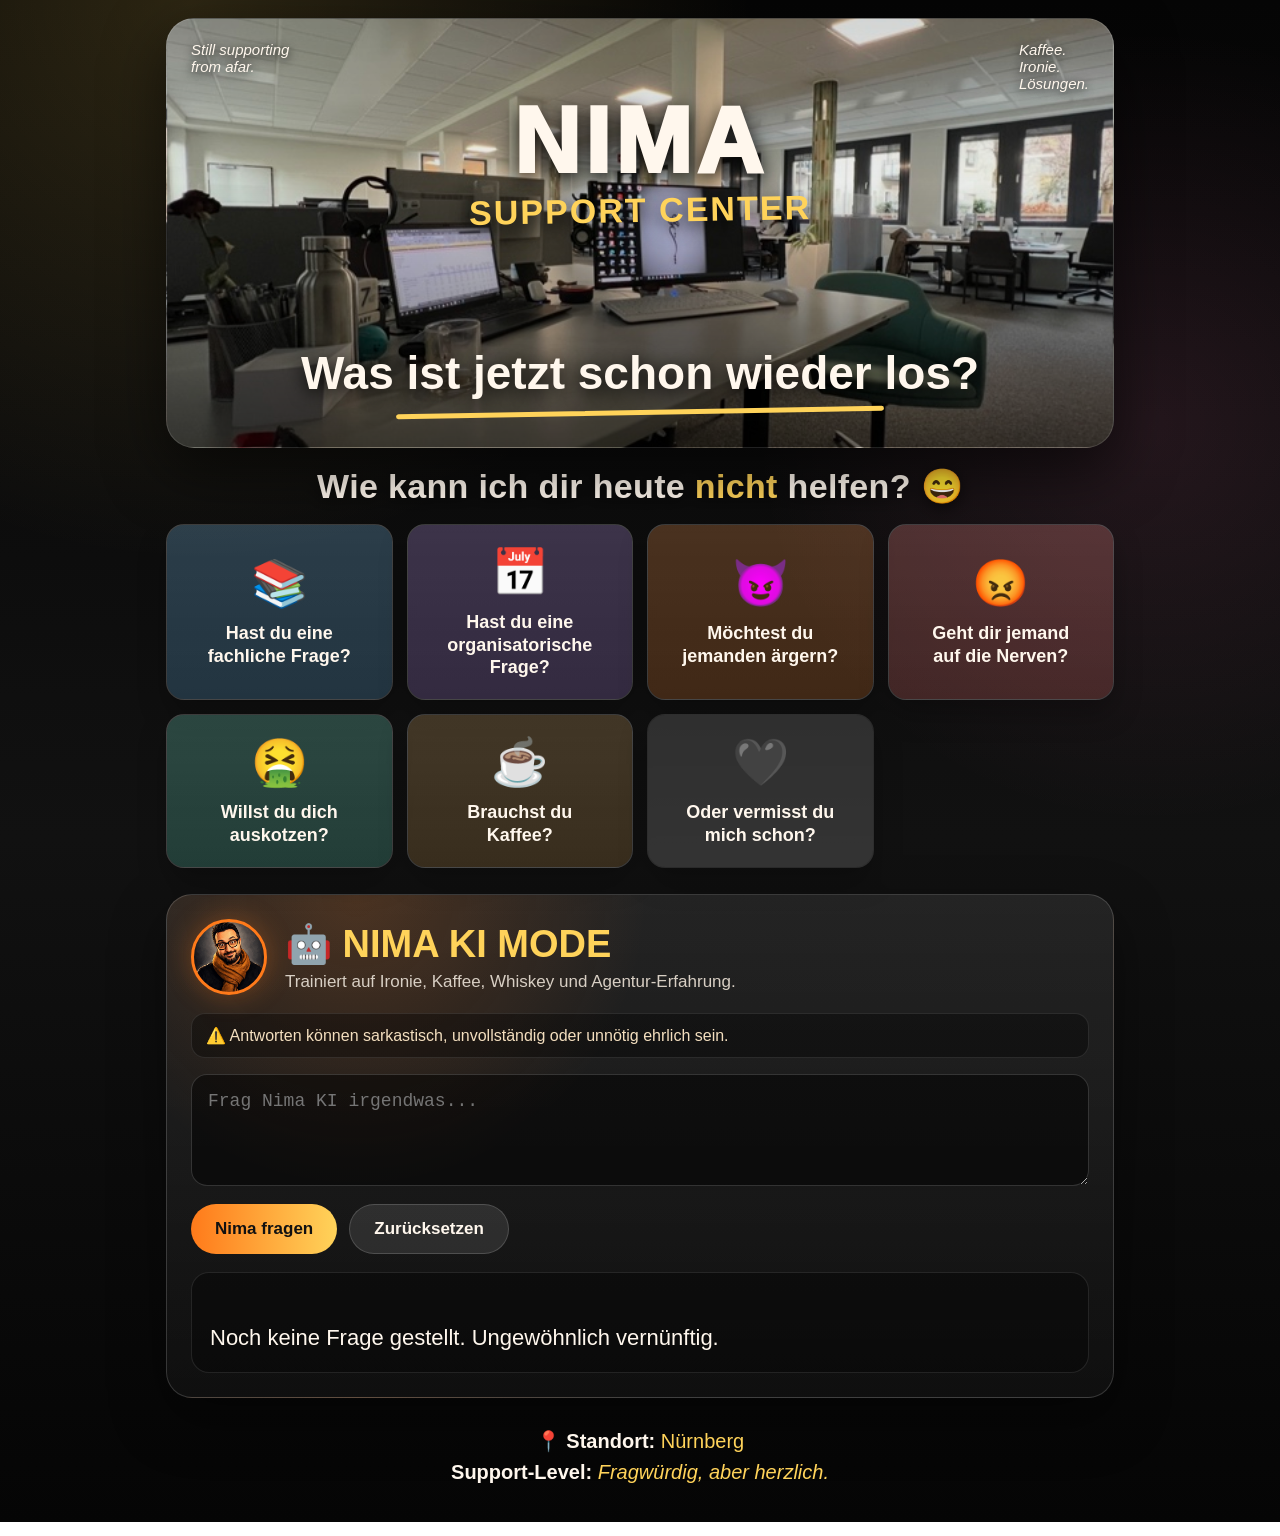
<file: index.html>
<!DOCTYPE html>
<html lang="de">
<head>
<meta charset="UTF-8">
<meta name="viewport" content="width=device-width, initial-scale=1.0">
<title>Nima Support Center v2.0</title>
<link rel="stylesheet" href="style.css">
</head>

<body>

<div class="intro">
  <div class="intro-card">
    <div class="intro-avatar"></div>
    <h1>Connecting to Nima...</h1>

    <div class="dots">
      <span></span><span></span><span></span><span></span><span></span><span></span><span></span>
    </div>

    <p class="intro-sub">Bitte warten</p>

    <div class="status">
      <div><span>✓</span> Kaffee gefunden</div>
      <div><span>✓</span> Sarkasmus aktiviert</div>
      <div><span>✓</span> Chaos Manager geladen</div>
      <div><span>✓</span> Support wird gestartet...</div>
    </div>

    <div class="bar"></div>
  </div>
</div>

<main class="wrap">

  <section class="hero">
    <div class="top-notes">
      <div>Still supporting<br>from afar.</div>
      <div>Kaffee.<br>Ironie.<br>Lösungen.</div>
    </div>

    <div class="brand">
      <h1>NIMA</h1>
      <div class="sub">SUPPORT CENTER</div>
    </div>

    <div class="question">
      <h2>Was ist jetzt schon wieder los?</h2>
    </div>
  </section>

  <div class="helper-line">
    Wie kann ich dir heute <em>nicht</em> helfen? 😄
  </div>

  <section class="options">

    <div class="option blue" onclick="toggleAnswer(this)">
      <span class="emoji">📚</span>
      <span class="label">Hast du eine<br>fachliche Frage?</span>
      <div class="inline-answer">
        Schon die FAQ gelesen?<br>
        Ich bin nicht BAKIRA. 🤷🏻‍♂️
      </div>
    </div>

    <div class="option purple" onclick="toggleAnswer(this)">
      <span class="emoji">📅</span>
      <span class="label">Hast du eine<br>organisatorische Frage?</span>
      <div class="inline-answer">
        Denkst du wirklich, dass ich dir helfen kann?<br>
        Bestimmt nicht. 😂
      </div>
    </div>

    <div class="option orange" onclick="toggleAnswer(this)">
      <span class="emoji">😈</span>
      <span class="label">Möchtest du<br>jemanden ärgern?</span>
      <div class="inline-answer">
        Sag mir nur,<br>
        wer unser nächstes Opfer ist. ☠️
      </div>
    </div>

    <div class="option red" onclick="toggleAnswer(this)">
      <span class="emoji">😡</span>
      <span class="label">Geht dir jemand<br>auf die Nerven?</span>
      <div class="inline-answer">
        Das überrascht mich nicht.<br>
        Mir wahrscheinlich auch.
      </div>
    </div>

    <div class="option green" onclick="toggleAnswer(this)">
      <span class="emoji">🤮</span>
      <span class="label">Willst du dich<br>auskotzen?</span>
      <div class="inline-answer">
        Ruf mich doch an<br>
        oder schreibe mir einfach.
      </div>
    </div>

    <div class="option coffee" onclick="toggleAnswer(this)">
      <span class="emoji">☕</span>
      <span class="label">Brauchst du<br>Kaffee?</span>
      <div class="inline-answer">
        Kaffee? Wirklich?!<br>
        Ich habe nur Whiskey da. 🥃😂
      </div>
    </div>

    <div class="option black" onclick="toggleAnswer(this)">
      <span class="emoji">🖤</span>
      <span class="label">Oder vermisst du<br>mich schon?</span>
      <div class="inline-answer">
        Das glaub ich dir aber nicht. 😏
        <br><br>
        <audio controls>
          <source src="nima-message.m4a" type="audio/mp4">
        </audio>
      </div>
    </div>

  </section>

  <section class="nima-ai" id="nima-ai">
    <div class="ai-header">
      <div class="ai-avatar"></div>
      <div>
        <h2>🤖 NIMA KI MODE</h2>
        <p>Trainiert auf Ironie, Kaffee, Whiskey und Agentur-Erfahrung.</p>
      </div>
    </div>

    <div class="ai-warning">
      ⚠️ Antworten können sarkastisch, unvollständig oder unnötig ehrlich sein.
    </div>

    <textarea id="nima-ai-input" placeholder="Frag Nima KI irgendwas..."></textarea>

    <div class="ai-actions">
      <button onclick="askNimaAI()">Nima fragen</button>
      <button class="secondary" onclick="clearNimaAI()">Zurücksetzen</button>
    </div>

    <div id="nima-ai-thinking" class="ai-thinking">
      Nima denkt<span>.</span><span>.</span><span>.</span>
    </div>

    <div id="nima-ai-output" class="ai-output">
      Noch keine Frage gestellt. Ungewöhnlich vernünftig.
    </div>
  </section>

  <div class="footer">
    📍 <strong>Standort:</strong> Nürnberg<br>
    <strong>Support-Level:</strong> <em>Fragwürdig, aber herzlich.</em>
  </div>

</main>

<script src="script.js"></script>
</body>
</html>
</file>
<file: style.css>
/* NIMA SUPPORT CENTER v2.0 */
:root{--text:#fff7ed;--yellow:#ffd35a;--orange:#ff7a1a;--red:#ff6b65;--purple:#b884ff;--blue:#5bbcff;--green:#50e3c2;--coffee:#c58b36;--line:rgba(255,255,255,.16)}
*{box-sizing:border-box}html{scroll-behavior:smooth}body{margin:0;min-height:100vh;font-family:-apple-system,BlinkMacSystemFont,"Segoe UI",Arial,sans-serif;color:var(--text);background:radial-gradient(circle at 15% 0%,rgba(255,211,90,.16),transparent 30%),radial-gradient(circle at 90% 28%,rgba(255,122,182,.10),transparent 25%),linear-gradient(180deg,#050505,#111 55%,#050505)}
.intro{position:fixed;inset:0;z-index:9999;display:flex;align-items:center;justify-content:center;overflow:hidden;background:radial-gradient(circle at 50% 30%,rgba(255,122,26,.22),transparent 30%),linear-gradient(180deg,#040404 0%,#111 55%,#050505 100%);animation:introOut .7s ease forwards;animation-delay:7s}.intro:before{content:"";position:absolute;inset:0;background-image:linear-gradient(rgba(255,122,26,.07) 1px,transparent 1px),linear-gradient(90deg,rgba(255,122,26,.07) 1px,transparent 1px);background-size:38px 38px;opacity:.42;mask-image:radial-gradient(circle at center,black,transparent 73%)}.intro:after{content:"";position:absolute;width:900px;height:900px;border-radius:50%;border:1px solid rgba(255,122,26,.16);box-shadow:0 0 80px rgba(255,122,26,.13),inset 0 0 80px rgba(255,122,26,.07);animation:pulseRing 2.4s ease-in-out infinite}
.intro-card{position:relative;z-index:2;width:min(520px,88vw);padding:34px 26px 30px;border:1px solid rgba(255,255,255,.16);border-radius:30px;text-align:center;background:rgba(10,10,10,.68);box-shadow:0 30px 90px rgba(0,0,0,.70);backdrop-filter:blur(8px)}.intro-avatar{width:148px;height:148px;margin:0 auto 22px;border-radius:50%;background-image:url("nima-avatar.png");background-size:cover;background-position:center;border:4px solid var(--orange);box-shadow:0 0 0 8px rgba(255,122,26,.08),0 0 52px rgba(255,122,26,.38);animation:avatarFloat 2.2s ease-in-out infinite}.intro h1{margin:0;font-family:"Courier New",monospace;font-size:clamp(28px,6vw,42px);font-weight:700;letter-spacing:.12em;color:var(--orange);text-shadow:0 0 24px rgba(255,122,26,.32)}
.dots{margin:18px auto;display:flex;justify-content:center;gap:12px}.dots span{width:9px;height:9px;border-radius:50%;background:rgba(255,122,26,.28);animation:dotLight 1.4s ease-in-out infinite}.dots span:nth-child(2){animation-delay:.15s}.dots span:nth-child(3){animation-delay:.30s}.dots span:nth-child(4){animation-delay:.45s}.dots span:nth-child(5){animation-delay:.60s}.dots span:nth-child(6){animation-delay:.75s}.dots span:nth-child(7){animation-delay:.90s}.intro-sub{margin:0 0 20px;color:#d8cfc4;font-family:"Courier New",monospace;font-size:16px}.status{margin:0 auto 18px;width:min(340px,92%);text-align:left;color:#f1e9df;font-size:15px;line-height:1.8}.status div{opacity:0;transform:translateY(5px);animation:statusIn .35s ease forwards}.status div:nth-child(1){animation-delay:1s}.status div:nth-child(2){animation-delay:2.4s}.status div:nth-child(3){animation-delay:3.8s}.status div:nth-child(4){animation-delay:5.2s}.status span{color:var(--yellow)}
.bar{width:100%;height:11px;border-radius:999px;overflow:hidden;background:rgba(255,255,255,.13)}.bar:before{content:"";display:block;width:100%;height:100%;background:linear-gradient(90deg,var(--orange),var(--yellow));transform-origin:left;animation:load 7s ease-in-out forwards}@keyframes load{from{transform:scaleX(0)}to{transform:scaleX(1)}}@keyframes introOut{to{opacity:0;visibility:hidden;pointer-events:none}}@keyframes avatarFloat{0%,100%{transform:translateY(0)}50%{transform:translateY(-7px)}}@keyframes dotLight{0%,100%{background:rgba(255,122,26,.25);transform:scale(.9)}50%{background:var(--yellow);transform:scale(1.35);box-shadow:0 0 18px rgba(255,211,90,.6)}}@keyframes statusIn{to{opacity:1;transform:translateY(0)}}@keyframes pulseRing{0%,100%{transform:scale(.94);opacity:.6}50%{transform:scale(1.03);opacity:1}}
.wrap{width:min(980px,100%);margin:0 auto;padding:18px 16px 34px;animation:mainIn .55s ease both;animation-delay:7.1s}@keyframes mainIn{from{opacity:0;transform:translateY(14px)}to{opacity:1;transform:translateY(0)}}.hero{position:relative;min-height:430px;border-radius:28px;overflow:hidden;background-image:linear-gradient(180deg,rgba(0,0,0,.15),rgba(0,0,0,.05) 38%,rgba(0,0,0,.55)),url("office-hero.jpg?v=3");background-size:cover;background-position:center;border:1px solid rgba(255,255,255,.12);box-shadow:0 22px 60px rgba(0,0,0,.55)}
.top-notes{display:flex;justify-content:space-between;padding:22px 24px 0;font-size:15px;font-style:italic;text-shadow:0 2px 10px #000}.brand{text-align:center;padding-top:8px;text-shadow:0 6px 20px #000}.brand h1{margin:0;font-size:clamp(52px,10vw,92px);letter-spacing:.05em;line-height:.9;font-weight:950}.sub{display:inline-block;margin-top:8px;color:var(--yellow);font-size:clamp(21px,4vw,34px);font-weight:850;letter-spacing:.06em;transform:rotate(-1deg)}.question{position:absolute;left:0;right:0;bottom:32px;text-align:center;padding:0 18px}.question h2{display:inline-block;margin:0;font-size:clamp(28px,5vw,46px);text-shadow:0 4px 18px #000}.question h2:after{content:"";display:block;height:5px;width:72%;margin:10px auto 0;border-radius:999px;background:var(--yellow);transform:rotate(-1deg)}
.helper-line{text-align:center;margin:18px auto 0;font-size:clamp(20px,3.6vw,34px);font-weight:850;letter-spacing:.01em;text-shadow:0 4px 16px rgba(0,0,0,.55)}.helper-line em{color:var(--yellow);font-style:normal}.options{display:grid;grid-template-columns:repeat(4,1fr);gap:14px;margin-top:18px}.option{min-height:154px;border:1px solid var(--line);border-radius:18px;color:var(--text);background:linear-gradient(180deg,rgba(255,255,255,.09),rgba(255,255,255,.035));box-shadow:0 14px 28px rgba(0,0,0,.25);padding:20px 12px;text-decoration:none;display:flex;flex-direction:column;align-items:center;justify-content:center;transition:.16s ease;position:relative;overflow:hidden}.option:before{content:"";position:absolute;inset:0;opacity:.18;background:var(--accent);pointer-events:none}.option:hover,.option:focus{transform:translateY(-3px);border-color:var(--accent);background:linear-gradient(180deg,rgba(255,255,255,.13),rgba(255,255,255,.045));outline:none}
.option.blue{--accent:var(--blue)}.option.purple{--accent:var(--purple)}.option.orange{--accent:var(--orange)}.option.red{--accent:var(--red)}.option.green{--accent:var(--green)}.option.coffee{--accent:var(--coffee)}.option.black{--accent:#fff;background:linear-gradient(180deg,rgba(0,0,0,.88),rgba(0,0,0,.58))}.emoji{position:relative;z-index:1;font-size:46px;margin-bottom:12px}.label{position:relative;z-index:1;font-size:18px;line-height:1.25;font-weight:750;text-align:center}
.answer{display:none;margin-top:18px;border-radius:22px;padding:24px;background:linear-gradient(180deg,rgba(255,255,255,.075),rgba(255,255,255,.035));border:1px solid var(--line);box-shadow:0 18px 45px rgba(0,0,0,.35);animation:pop .22s ease-out}.answer:target{display:block}@keyframes pop{from{opacity:0;transform:translateY(10px) scale(.99)}to{opacity:1;transform:translateY(0) scale(1)}}.answer-inner{display:grid;grid-template-columns:76px 1fr;gap:18px;align-items:center}.big-emoji{font-size:58px;text-align:center}.answer h3{margin:0 0 8px;font-size:clamp(24px,4vw,34px)}.answer p{margin:0;font-size:clamp(20px,3.2vw,28px);line-height:1.35}.blue-text{color:var(--blue)}.purple-text{color:var(--purple)}.orange-text{color:var(--orange)}.red-text{color:var(--red)}.green-text{color:var(--green)}.coffee-text{color:var(--coffee)}.black-text{color:#fff}audio{width:min(520px,100%);margin-top:16px}
.nima-ai{margin-top:26px;padding:24px;border-radius:26px;border:1px solid var(--line);background:radial-gradient(circle at 20% 0%,rgba(255,122,26,.18),transparent 32%),linear-gradient(180deg,rgba(255,255,255,.085),rgba(255,255,255,.035));box-shadow:0 22px 55px rgba(0,0,0,.42)}.ai-header{display:flex;align-items:center;gap:18px}.ai-avatar{width:76px;height:76px;border-radius:50%;background-image:url("nima-avatar.png");background-size:cover;background-position:center;border:3px solid var(--orange);box-shadow:0 0 28px rgba(255,122,26,.32);flex:0 0 auto}.nima-ai h2{margin:0 0 6px;color:var(--yellow);font-size:clamp(26px,4vw,38px)}.nima-ai p{margin:0;color:#d8cfc4;font-size:17px}.ai-warning{margin-top:18px;padding:12px 14px;border-radius:14px;background:rgba(0,0,0,.35);border:1px solid rgba(255,255,255,.10);color:#f4dfbf}.nima-ai textarea{width:100%;min-height:112px;margin-top:16px;padding:16px;border-radius:16px;border:1px solid var(--line);background:rgba(0,0,0,.48);color:var(--text);font-size:18px;resize:vertical;outline:none}.nima-ai textarea:focus{border-color:var(--orange);box-shadow:0 0 0 3px rgba(255,122,26,.14)}.ai-actions{display:flex;gap:12px;flex-wrap:wrap;margin-top:14px}.nima-ai button{padding:14px 24px;border:none;border-radius:999px;background:linear-gradient(90deg,var(--orange),var(--yellow));color:#111;font-weight:850;font-size:17px;cursor:pointer}.nima-ai button.secondary{background:rgba(255,255,255,.10);color:var(--text);border:1px solid var(--line)}.ai-thinking{display:none;margin-top:18px;color:var(--yellow);font-family:"Courier New",monospace;font-size:18px}.ai-thinking span{animation:blink 1s infinite}.ai-thinking span:nth-child(2){animation-delay:.2s}.ai-thinking span:nth-child(3){animation-delay:.4s}@keyframes blink{0%,100%{opacity:.15}50%{opacity:1}}.ai-output{margin-top:18px;padding:18px;border-radius:18px;background:rgba(0,0,0,.34);border:1px solid rgba(255,255,255,.10);font-size:22px;line-height:1.45;color:var(--text);white-space:pre-line}
.footer{text-align:center;margin-top:28px;color:var(--yellow);font-size:20px;line-height:1.55}.footer strong{color:var(--text)}.footer em{color:var(--yellow);font-style:italic}
@media(max-width:760px){.hero{min-height:370px}.top-notes{font-size:13px}.options{grid-template-columns:1fr 1fr}.option{min-height:135px}.answer-inner{grid-template-columns:1fr;text-align:center}}@media(max-width:430px){.wrap{padding-left:10px;padding-right:10px}.hero{min-height:330px;border-radius:20px}.top-notes{display:none}.options{grid-template-columns:1fr}.option{min-height:112px;flex-direction:row;gap:14px}.emoji{margin-bottom:0;font-size:38px}.label{text-align:left}.ai-header{align-items:flex-start}}
.inline-answer {
  display: none;
  margin-top: 14px;
  padding-top: 14px;
  border-top: 1px solid rgba(255,255,255,.18);
  font-size: 17px;
  line-height: 1.35;
  font-weight: 600;
  text-align: center;
  color: var(--text);
}

.option.open {
  min-height: 220px;
}

.option.open .inline-answer {
  display: block;
  animation: inlinePop .2s ease-out;
}

@keyframes inlinePop {
  from { opacity: 0; transform: translateY(6px); }
  to { opacity: 1; transform: translateY(0); }
}
</file>
